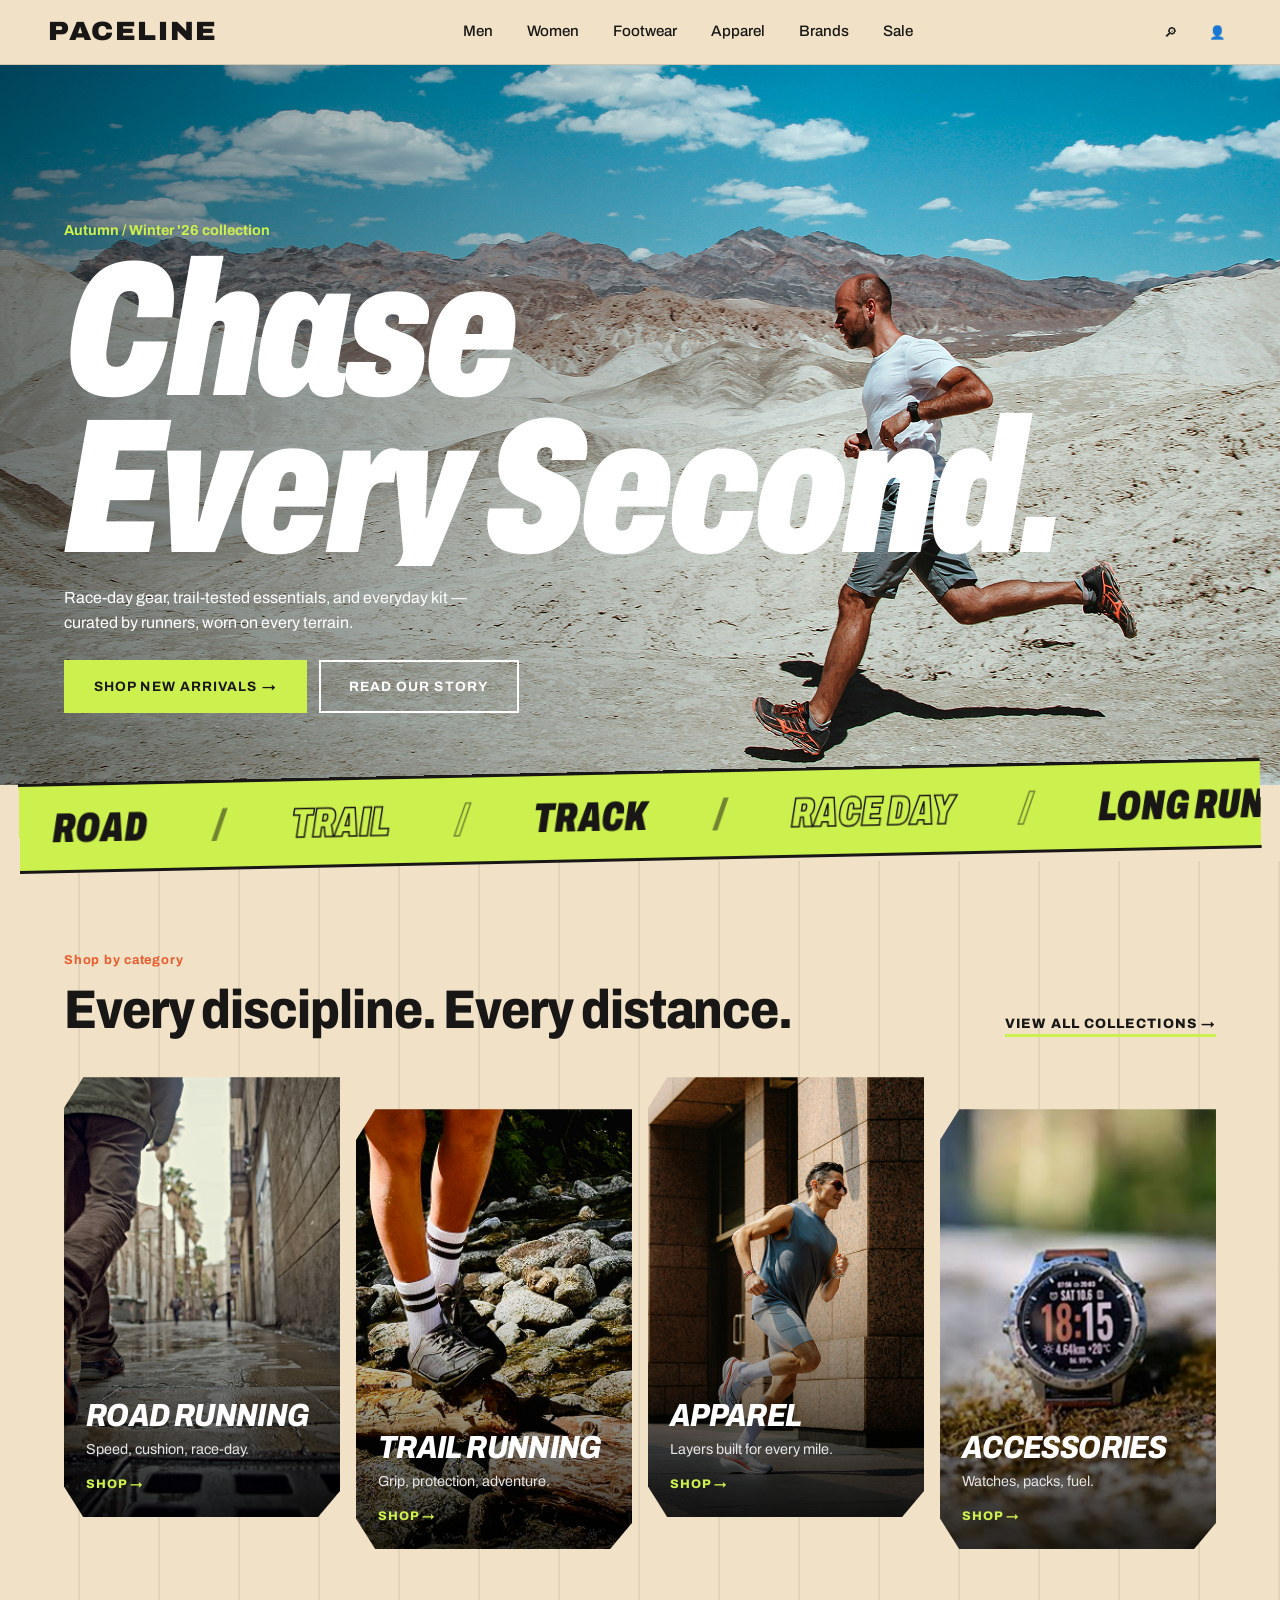
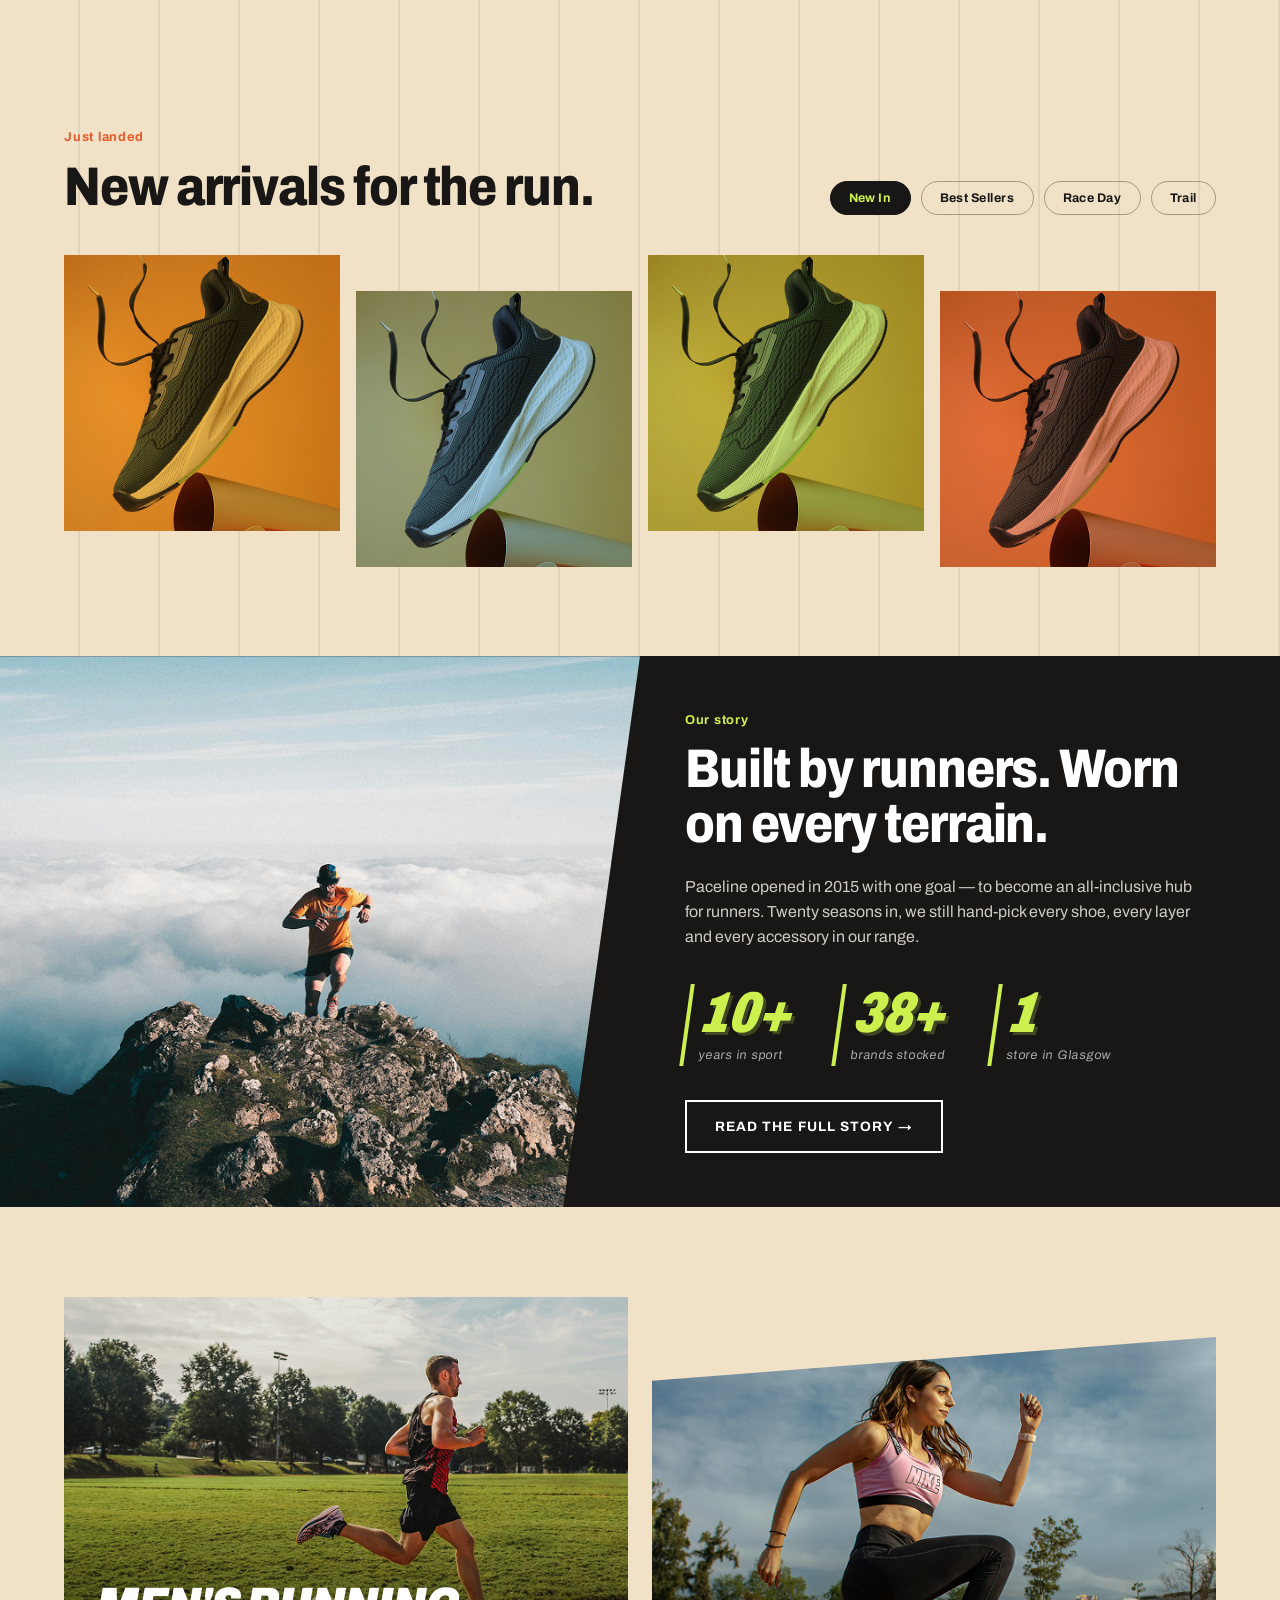
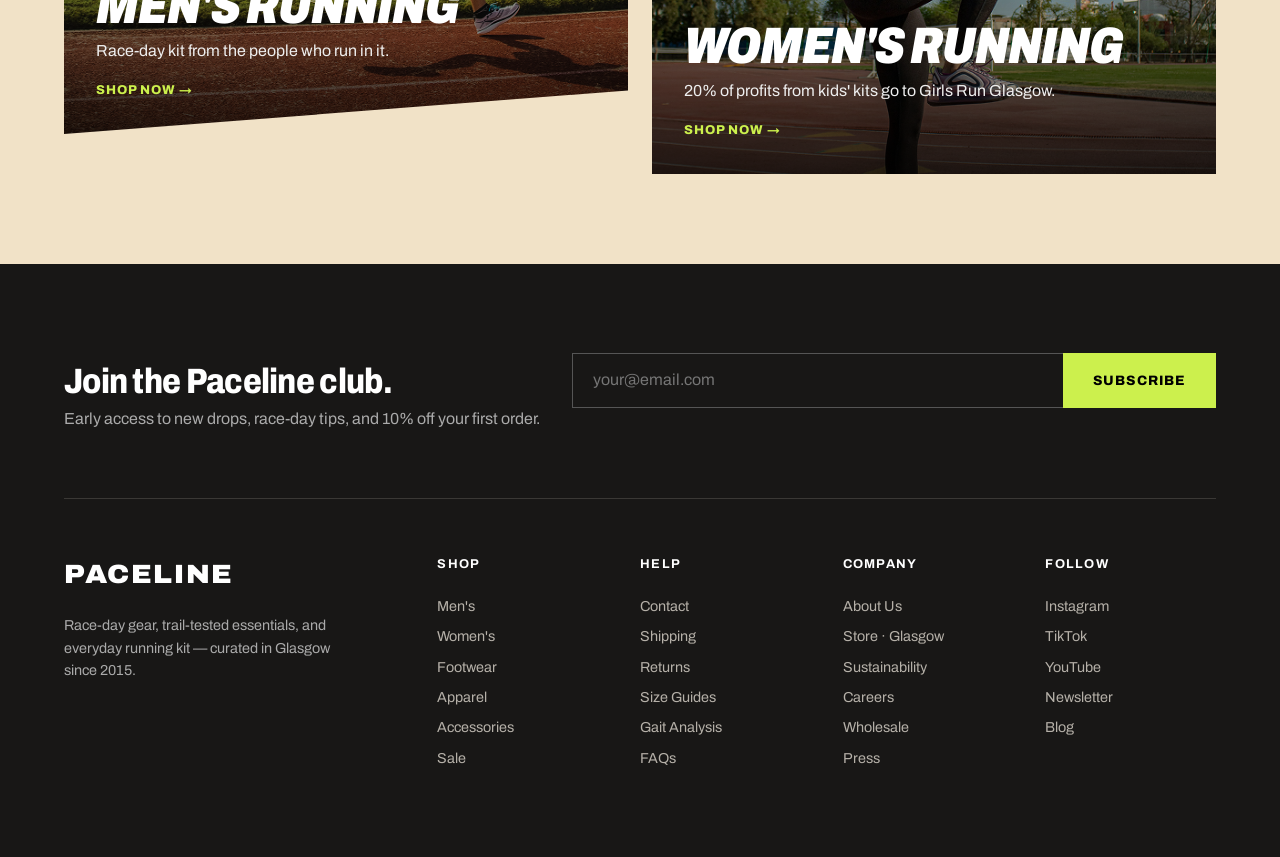
<file: index.html>
<!DOCTYPE html>
<html lang="en">
<head>
  <meta charset="UTF-8">
  <meta name="viewport" content="width=device-width, initial-scale=1.0">
  <title>Paceline- Your Only SportsFits</title>
  <link rel="preconnect" href="https://fonts.googleapis.com">
  <link rel="preconnect" href="https://fonts.gstatic.com" crossorigin>
  <link href="https://fonts.googleapis.com/css2?family=Archivo:ital,wdth,wght@0,62..125,100..900;1,62..125,100..900&display=swap" rel="stylesheet">
  <link rel="stylesheet" href="style.css">
  
</head>
<body>
   <!-- Header -->
   <header id = "hdr">
    <nav class="main">
     <div class="navbar">
      <a href="about.html" class="logo">PACELINE</a>
      <div class="links" id="links">
          <a href="index.html#mens-running">Men</a>
          <a href="index.html#womens-running">Women</a>
          <a href="index.html#arrivals">Footwear</a>
          <a href="index.html#apparel">Apparel</a>
          <a href="about.html#story">Brands</a>
          <a href="index.html#arrivals">Sale</a>
        </div>
        <button type="button" id="burger" aria-label="Open menu" aria-expanded="false" aria-controls="links">MENU</button>
        <div class="icon">
          <button type="button">🔎︎</button>
          <button type="button">👤</button>
        </div>
     </div>
    </nav>
   </header>
   <main>
    <!-- Home section -->
    <section class="home" >
        <div class="home-content">
          <p class="tag">Autumn / Winter '26 collection</p>
          <h1>
            <span><i>Chase</i></span><span><i>Every Second.</i></span>
          </h1>
          <p>
            Race-day gear, trail-tested essentials, and everyday kit — curated
            by runners, worn on every terrain.
          </p>
          <div class="action-row">
            <a class="btn lime" href="#arrivals">Shop new arrivals →</a>
            <a class="btn ghost" href="about.html">Read our story</a>
          </div>
        </div>
      </section>
      <!-- strap animation  -->
      <div class="strap" >
        <div class="strap-track">
          <span>Road</span>
          <span class="outline-text">Trail</span>
          <span>Track</span>
          <span class="outline-text">Race day</span>
          <span>Long run</span>
          <span class="outline-text">Recovery</span>
          <span>Road</span>
          <span class="outline-text">Trail</span>
          <span>Track</span>
          <span class="outline-text">Race day</span>
          <span>Long run</span>
          <span class="outline-text">Recovery</span>
          <span>Road</span>
          <span class="outline-text">Trail</span>
          <span>Track</span>
          <span class="outline-text">Race day</span>
          <span>Long run</span>
          <span class="outline-text">Recovery</span>
          <span>Road</span>
          <span class="outline-text">Trail</span>
          <span>Track</span>
          <span class="outline-text">Race day</span>
          <span>Long run</span>
          <span class="outline-text">Recovery</span>
        </div>
      </div>
      <!-- Category showcase -->
      <section class="album">
        <div class="albumcontent">
          <div class="albumheading">
            <div>
              <p class="label">Shop by category</p>
              <h2>Every discipline. Every distance.</h2>
            </div>
            <a class="view-more" href="#">View all collections →</a>
          </div>
          <div class="category-cards">
            <a class="albumcard" href="#arrivals"
              ><img src="src/Home/category_section/image1.png" alt="Runner on a wet city street" />
              <div>
                <h3>Road Running</h3>
                <p>Speed, cushion, race-day.</p>
                <span>SHOP →</span>
              </div></a>
            <a class="albumcard" href="#arrivals"
              ><img src="src/Home/category_section/image2.png" alt="Trail shoes on rocks" />
              <div>
                <h3>Trail Running</h3>
                <p>Grip, protection, adventure.</p>
                <span>SHOP →</span>
              </div></a>
            <a class="albumcard" id="apparel" href="#arrivals"
              ><img src="src/Home/category_section/image3.png" alt="Runner in a vest top" />
              <div>
                <h3>Apparel</h3>
                <p>Layers built for every mile.</p>
                <span>SHOP →</span>
              </div></a>
            <a class="albumcard" href="#arrivals"
              ><img src="src/Home/category_section/image4.png" alt="GPS running watch" />
              <div>
                <h3>Accessories</h3>
                <p>Watches, packs, fuel.</p>
                <span>SHOP →</span>
              </div></a>
          </div>
        </div>
      </section>
      <!-- New arrivals section-->
      <section class="product-arrivals" id="arrivals">
        <div class="arrivals-content">
          <div class="albumheading">
            <div>
              <p class="label">Just landed</p>
              <h2>New arrivals for the run.</h2>
            </div>
            <div class="arrival-filters" role="group" aria-label="Filter arrivals" aria-controls="product-grid">
              <button type="button" class="arrival-filter" data-filter="new-in" aria-pressed="true">New In</button>
              <button type="button" class="arrival-filter" data-filter="best-sellers" aria-pressed="false">Best Sellers</button>
              <button type="button" class="arrival-filter" data-filter="race-day" aria-pressed="false">Race Day</button>
              <button type="button" class="arrival-filter" data-filter="trail" aria-pressed="false">Trail</button>
            </div>
          </div>
          <div class="product-grid" id="product-grid">
            <article class="product-card" data-categories="new-in best-sellers" data-tone="gold">
              <img src="src/Home/arrivals_section/image.png" alt="Running shoe" />
            </article>
            <article class="product-card" data-categories="new-in trail" data-tone="blue">
              <img src="src/Home/arrivals_section/image.png" alt="Running shoe" />
            </article>
            <article class="product-card" data-categories="new-in race-day" data-tone="lime">
              <img src="src/Home/arrivals_section/image.png" alt="Running shoe" />
            </article>
            <article class="product-card" data-categories="new-in best-sellers trail" data-tone="coral">
              <img src="src/Home/arrivals_section/image.png" alt="Running shoe" />
            </article>
          </div>
        </div>
      </section>
      <!-- Brand story block-->
      <section class="story-section">
        <img src="src/Home/story_section/image.png" alt="Trail runner above the clouds" />
        <div>
          <p class="label">Our story</p>
          <h2>Built by runners. Worn on every terrain.</h2>
          <p>
            Paceline opened in 2015 with one goal — to become an all-inclusive
            hub for runners. Twenty seasons in, we still hand-pick every shoe,
            every layer and every accessory in our range. 
          </p>
          <div class="stats">
            <div>
              <b data-n="10" data-s="+">0</b><small>years in sport</small>
            </div>
            <div>
              <b data-n="40" data-s="+">0</b><small>brands stocked</small>
            </div>
            <div><b data-n="1">0</b><small>store in Glasgow</small></div>
          </div>
          <a class="btn ghost" href="about.html">Read the full story →</a>
        </div>
      </section>
      <!-- Collection links -->
      <section class="collection-section">
        <div class="collection-layout">
          <a class="collection-card" id="mens-running" href="#arrivals"
            ><img src="src/Home/explore_section/image_male.png" alt="Man sprinting on a track" />
            <div>
              <h3>Men's Running</h3>
              <p>Race-day kit from the people who run in it.</p>
              <span>SHOP NOW →</span>
            </div></a>
          <a class="collection-card" id="womens-running" href="#arrivals"
            ><img src="src/Home/explore_section/image_female.png" alt="Woman sprinting on a track" />
            <div>
              <h3>Women's Running</h3>
              <p>20% of profits from kids' kits go to Girls Run Glasgow.</p>
              <span>SHOP NOW →</span>
            </div></a>
        </div>
      </section>
   </main>
   <footer id="footer">
      <div class="footer-content">
        <div class="newsletter">
          <div>
            <h2>Join the Paceline club.</h2>
            <p>
              Early access to new drops, race-day tips, and 10% off your first
              order.
            </p>
          </div>
          <div>
            <form id="newsletter-form">
              <input
                type="email"
                required
                placeholder="your@email.com"
                aria-label="Email address"
              /><button type="submit">SUBSCRIBE</button>
            </form>
            <div id="newsletter-message" role="status"></div>
          </div>
        </div>
        <div class="footer-grid">
          <div>
            <div class="logo">PACELINE</div>
            <p>
              Race-day gear, trail-tested essentials, and everyday running kit —
              curated in Glasgow since 2015.
            </p>
          </div>
          <div>
            <h4>Shop</h4>
            <a href="#">Men's</a>
            <a href="#">Women's</a>
            <a href="#">Footwear</a>
            <a href="#">Apparel</a>
            <a href="#">Accessories</a>
            <a href="#">Sale</a>
          </div>
          <div>
            <h4>Help</h4>
            <a href="#">Contact</a>
            <a href="#">Shipping</a>
            <a href="#">Returns</a>
            <a href="#">Size Guides</a>
            <a href="#">Gait Analysis</a>
            <a href="#">FAQs</a>
          </div>
          <div>
            <h4>Company</h4>
            <a href="about.html">About Us</a>
            <a href="#">Store · Glasgow</a>
            <a href="#">Sustainability</a>
            <a href="#">Careers</a>
            <a href="#">Wholesale</a>
            <a href="#">Press</a>
          </div>
          <div>
            <h4>Follow</h4>
            <a href="#">Instagram</a>
            <a href="#">TikTok</a>
            <a href="#">YouTube</a>
            <a href="#">Newsletter</a>
            <a href="#">Blog</a>
          </div>
        </div>
      </div>
    </footer>
    <script src="script.js" defer></script>
</body>
</html>
</file>
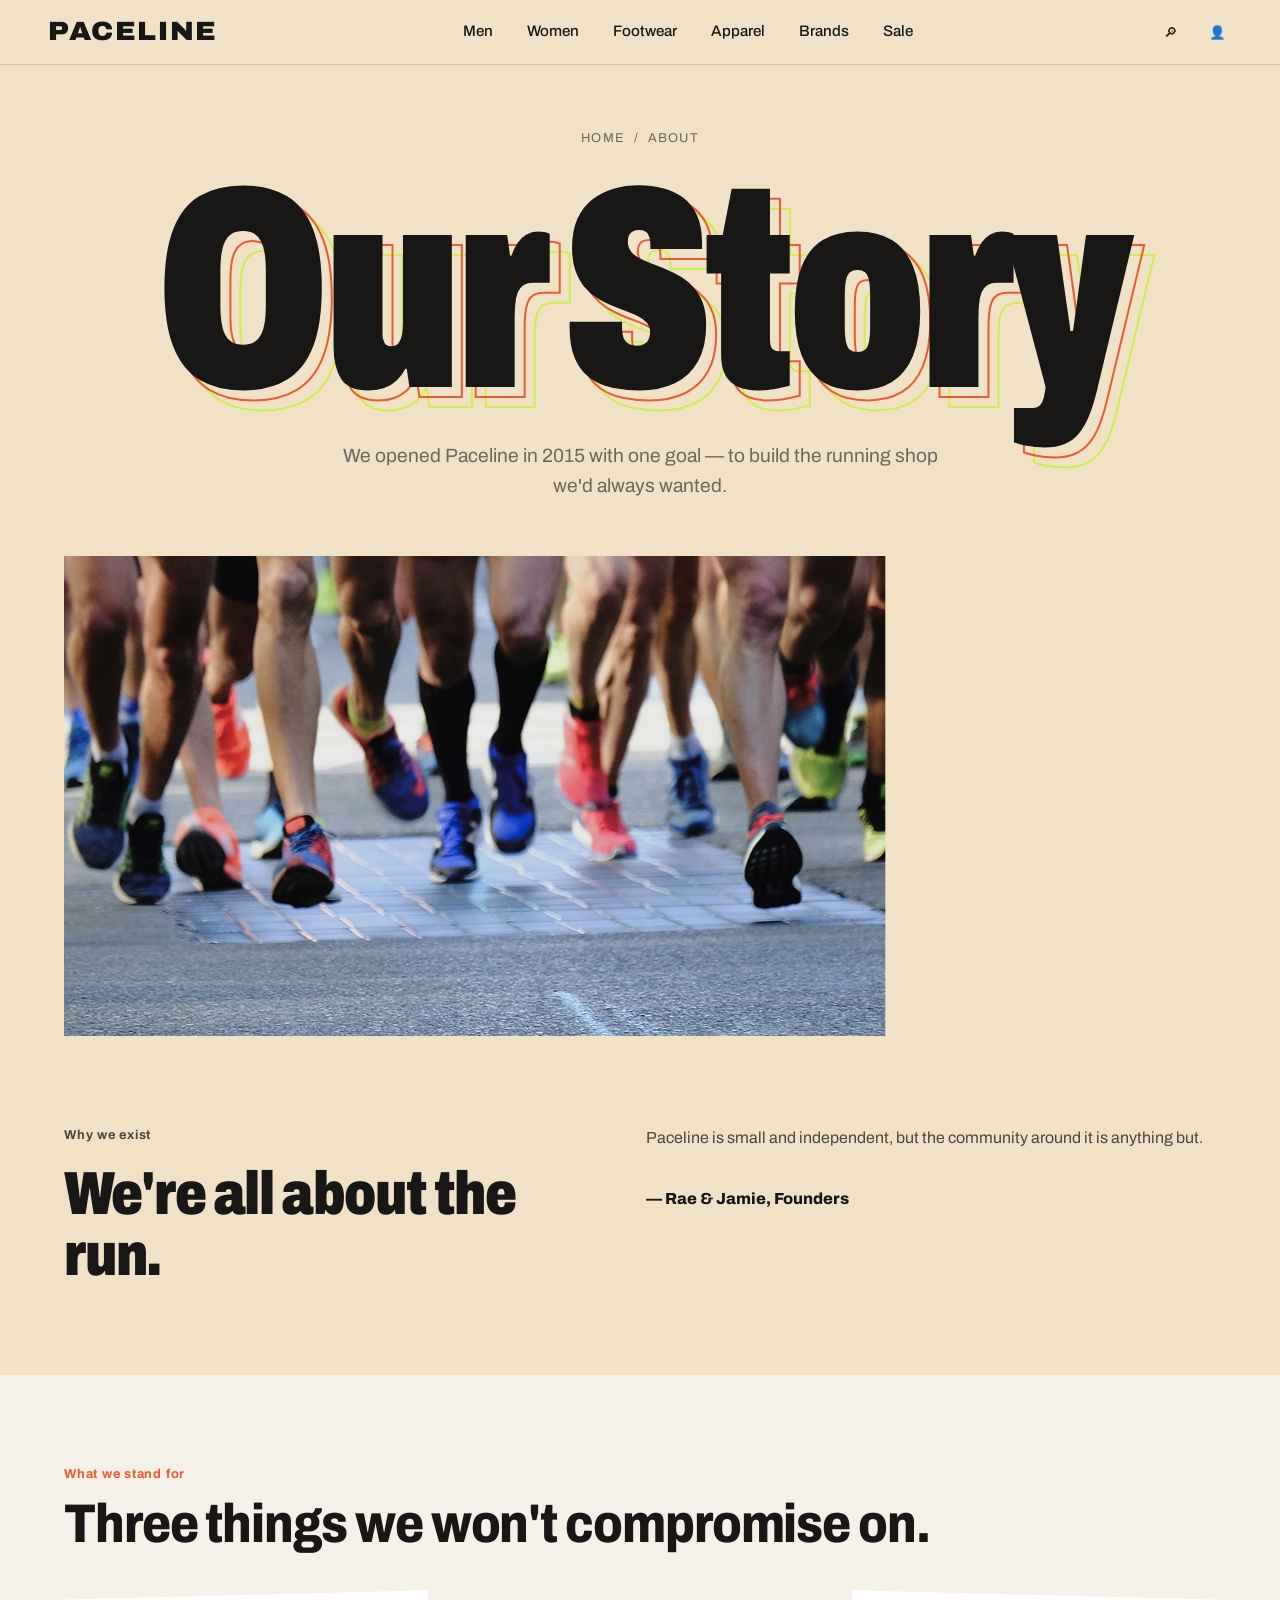
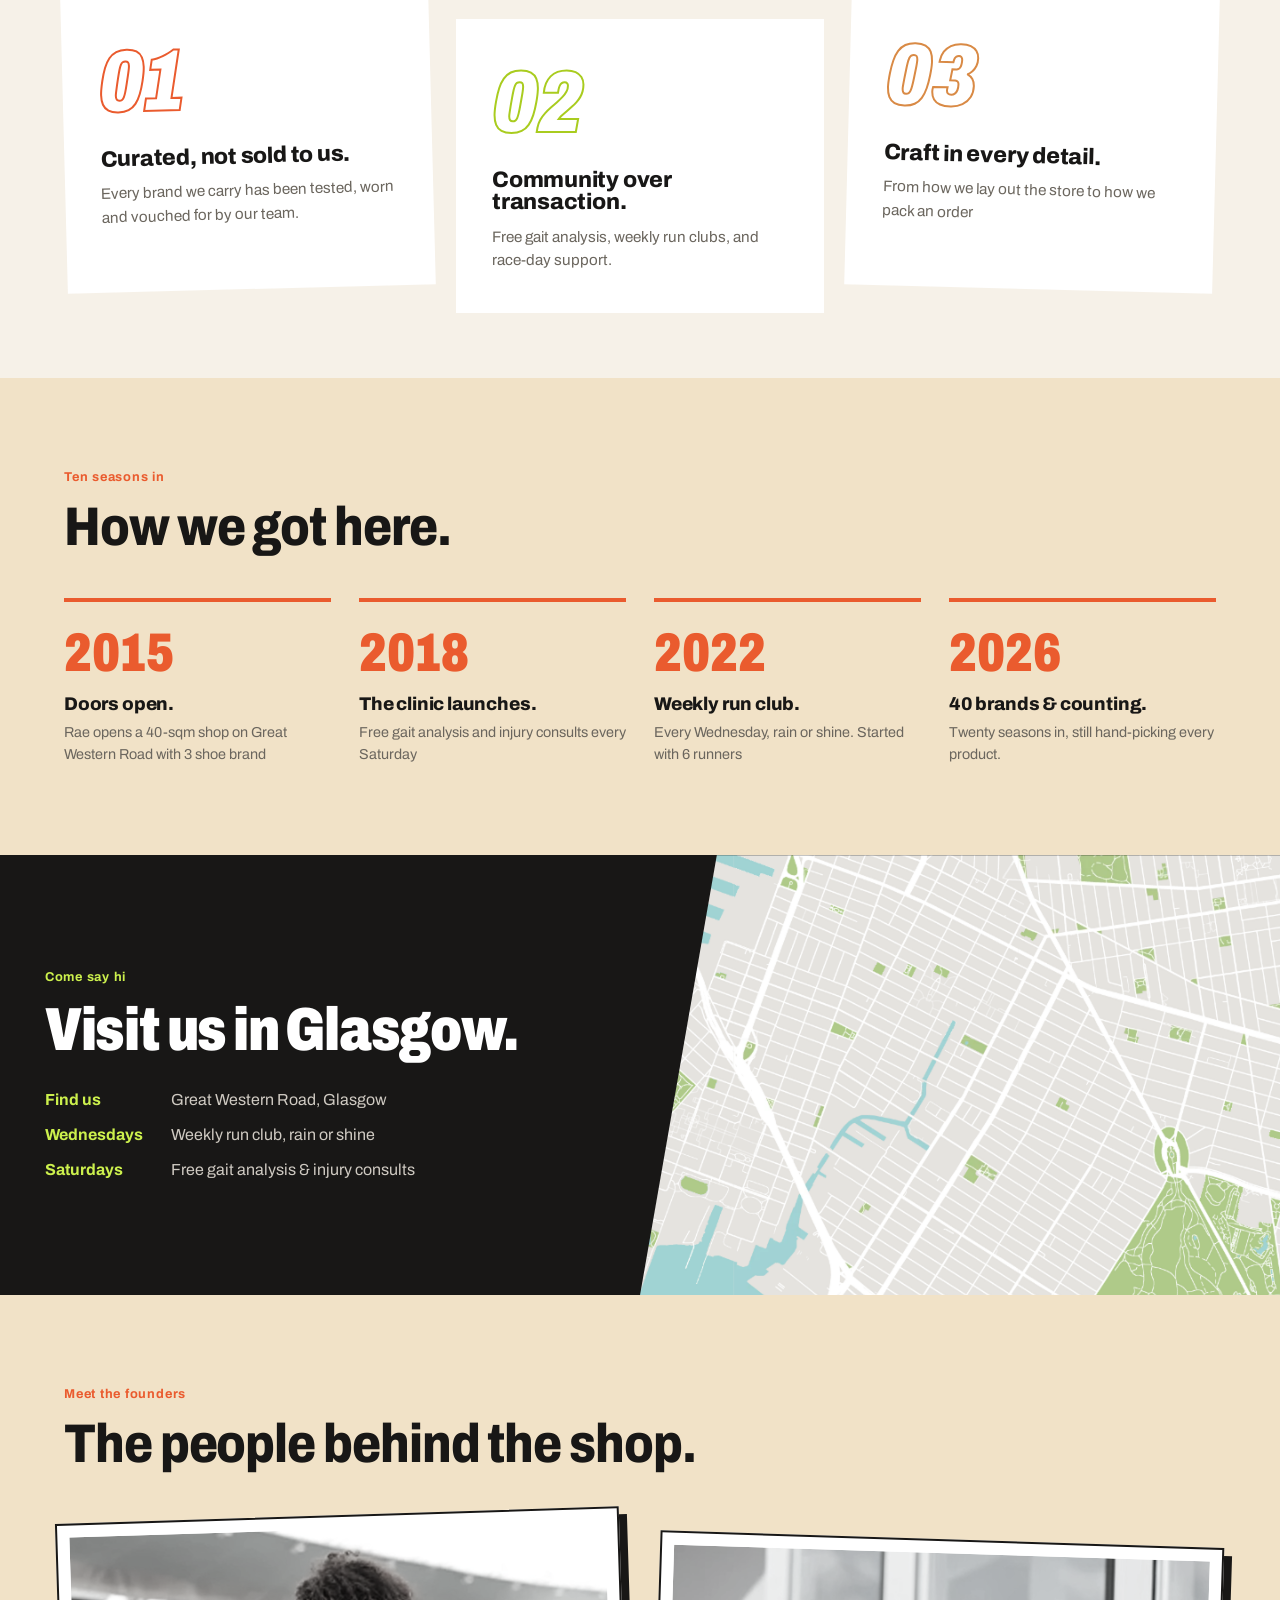
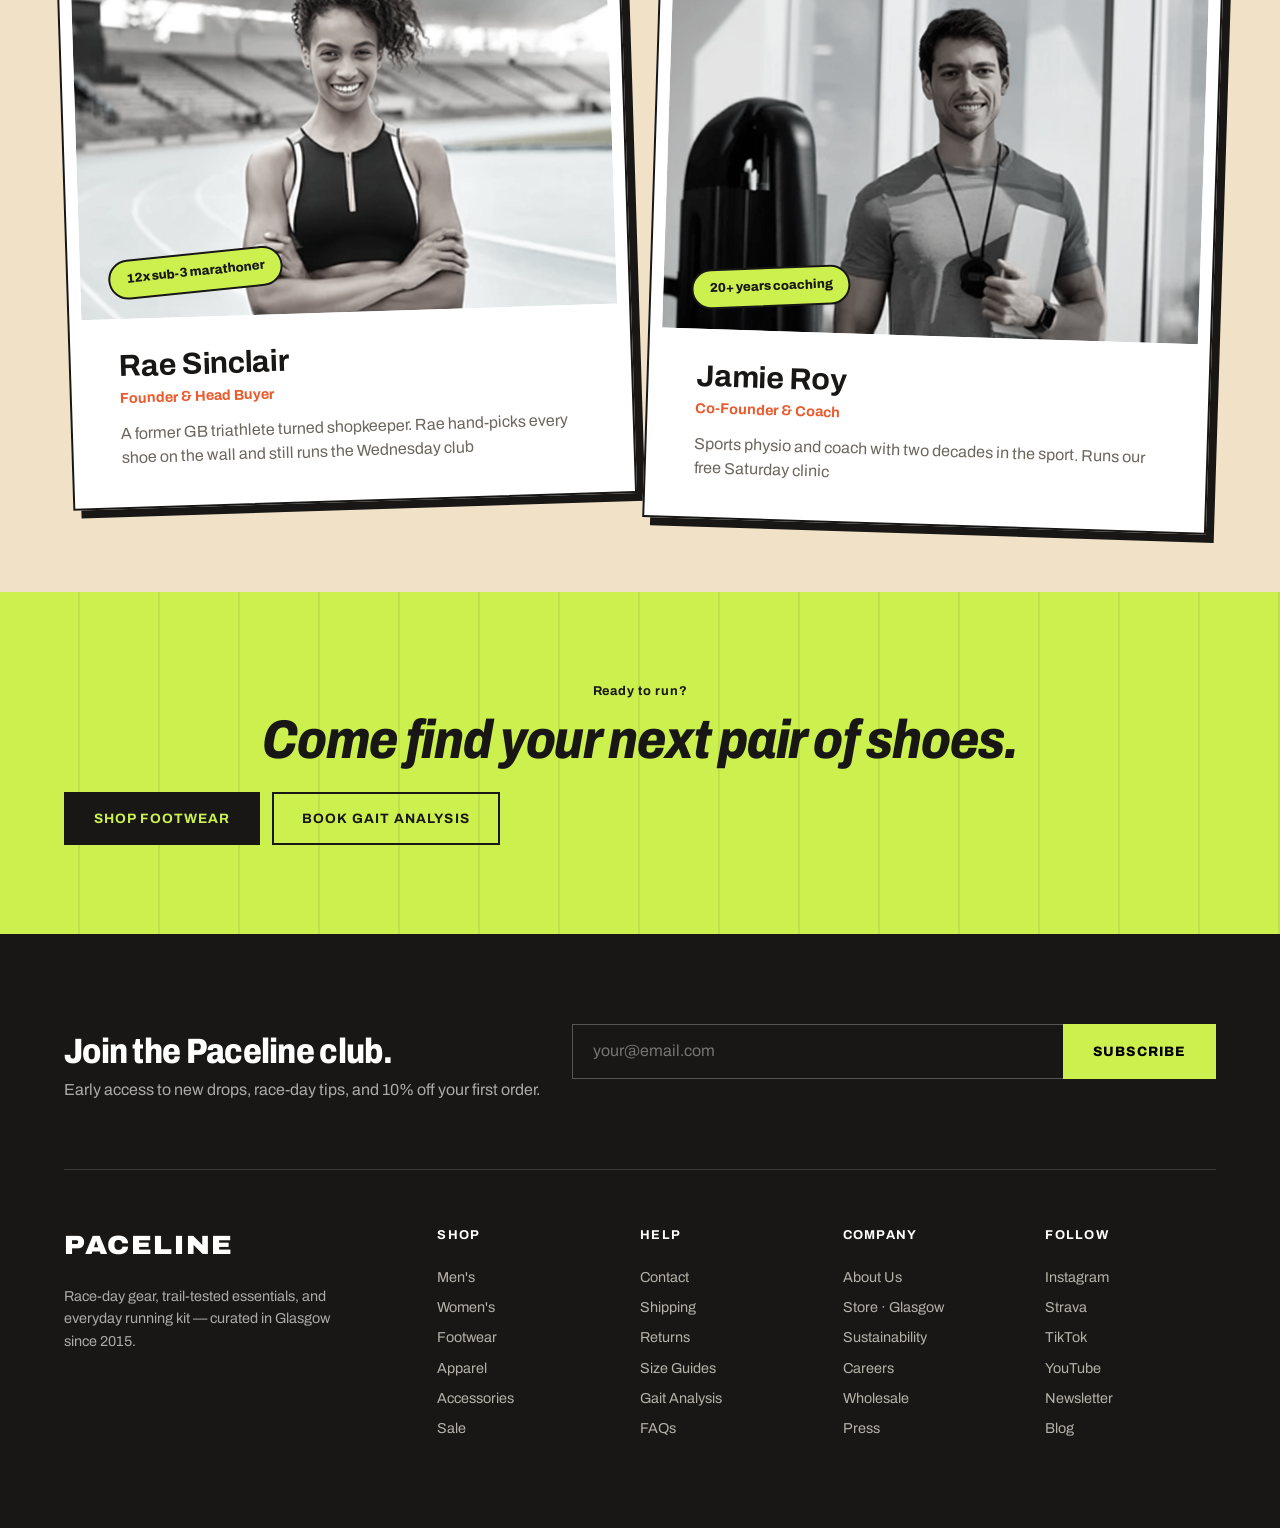
<file: about.html>
<!DOCTYPE html>
<html lang="en">
<head>
    <meta charset="UTF-8">
    <meta name="viewport" content="width=device-width, initial-scale=1.0">
    <title>Our Story — Paceline</title>
    <link rel="preconnect" href="https://fonts.googleapis.com" />
    <link rel="preconnect" href="https://fonts.gstatic.com" crossorigin />
    <link href="https://fonts.googleapis.com/css2?family=Archivo:ital,wdth,wght@0,62..125,100..900;1,62..125,100..900&display=swap" rel="stylesheet"/>
    <link rel="stylesheet" href="style.css">
</head>
<body class="about-page">
    <header id = "hdr">
    <nav class="main">
     <div class="navbar">
      <a href="about.html" class="logo">PACELINE</a>
      <div class="links" id="links">
          <a href="index.html#mens-running">Men</a>
          <a href="index.html#womens-running">Women</a>
          <a href="index.html#arrivals">Footwear</a>
          <a href="index.html#apparel">Apparel</a>
          <a href="about.html#story">Brands</a>
          <a href="index.html#arrivals">Sale</a>
        </div>
        <button type="button" id="burger" aria-label="Open menu" aria-expanded="false" aria-controls="links">MENU</button>
        <div class="icon">
          <button type="button">🔎︎</button>
          <button type="button">👤</button>
        </div>
     </div>
    </nav>
   </header>
   <main>
    <!-- Intro block -->
    <div class="about-intro" id="story">
        <p class="breadcrumb">
          <a href="index.html">HOME</a> &nbsp;/&nbsp; ABOUT
        </p>
        <h1 class="page-title" data-t="Our Story">Our Story</h1>
        <p class="intro-text">
          We opened Paceline in 2015 with one goal — to build the running shop
          we'd always wanted. 
        </p>
      </div>
      <div class="story-image-container">
        <div class="story-image" id="story-image">
          <img
            src="src/About/main_story_section/image_joggers.png"
            alt="A pack of runners' legs mid-stride in a city race"/>
        </div>
      </div>
      <!-- Mission section -->
      <section class="mission-section">
        <div class="mission-layout">
          <div>
            <p class="label">Why we exist</p>
            <h2>We're all about the run.</h2>
          </div>
          <div>
            <p>
              Paceline is small and independent, but the community around it is
              anything but. 
            </p>
            <p class="sig">— Rae &amp; Jamie, Founders</p>
          </div>
        </div>
      </section>
      <!-- Values section -->
      <section class="values-section">
        <div class="values-content">
          <p class="label">What we stand for</p>
          <h2>Three things we won't compromise on.</h2>
          <div class="value-cards">
            <div>
              <b>01</b>
              <h3>Curated, not sold to us.</h3>
              <p>
                Every brand we carry has been tested, worn and vouched for by
                our team. 
              </p>
            </div>
            <div>
              <b>02</b>
              <h3>Community over transaction.</h3>
              <p>
                Free gait analysis, weekly run clubs, and race-day support. 
              </p>
            </div>
            <div>
              <b>03</b>
              <h3>Craft in every detail.</h3>
              <p>
                From how we lay out the store to how we pack an order
              </p>
            </div>
          </div>
        </div>
      </section>
      <!-- Timeline-->
      <section class="timeline-section">
        <div class="timeline-content">
          <p class="label">Ten seasons in</p>
          <h2>How we got here.</h2>
          <ol class="story-timeline">
            <li>
              <b>2015</b>
              <h3>Doors open.</h3>
              <p>
                Rae opens a 40-sqm shop on Great Western Road with 3 shoe brand
              </p>
            </li>
            <li>
              <b>2018</b>
              <h3>The clinic launches.</h3>
              <p>
                Free gait analysis and injury consults every Saturday
              </p>
            </li>
            <li>
              <b>2022</b>
              <h3>Weekly run club.</h3>
              <p>
                Every Wednesday, rain or shine. Started with 6 runners
              </p>
            </li>
            <li>
              <b>2026</b>
              <h3>40 brands &amp; counting.</h3>
              <p>
                Twenty seasons in, still hand-picking every product.
              </p>
            </li>
          </ol>
        </div>
      </section>
      <!-- Store details -->
      <section class="store-section">
        <div>
          <p class="label">Come say hi</p>
          <h2>Visit us in Glasgow.</h2>
          <dl>
            <dt>Find us</dt>
            <dd>Great Western Road, Glasgow</dd>
            <dt>Wednesdays</dt>
            <dd>Weekly run club, rain or shine</dd>
            <dt>Saturdays</dt>
            <dd>Free gait analysis &amp; injury consults</dd>
          </dl>
        </div>
        <div class="store-map">
          <img
            src="src/About/visit_us_section/map.png"
            alt="Map showing the Paceline store location"
          /><i></i>
        </div>
      </section>
      <!-- Founder profile area-->
      <section class="founder-section">
        <div class="founder-content">
          <p class="label">Meet the founders</p>
          <h2>The people behind the shop.</h2>
          <div class="founder-cards">
            <article class="founder-card">
              <div class="image-wrap">
                <img
                  src="src/About/founders_section/image1.png"
                  alt="Rae Sinclair, smiling, arms crossed on a running track"
                /><span class="founder-sticker">12x sub-3 marathoner</span>
              </div>
              <div class="founder-details">
                <h3>Rae Sinclair</h3>
                <p class="founder-role">Founder &amp; Head Buyer</p>
                <p>
                  A former GB triathlete turned shopkeeper. Rae hand-picks every
                  shoe on the wall and still runs the Wednesday club
                </p>
              </div>
            </article>
            <article class="founder-card">
              <div class="image-wrap">
                <img
                  src="src/About/founders_section/image2.png"
                  alt="Jamie Roy, smiling, holding a tablet"
                /><span class="founder-sticker">20+ years coaching</span>
              </div>
              <div class="founder-details">
                <h3>Jamie Roy</h3>
                <p class="founder-role">Co-Founder &amp; Coach</p>
                <p>
                  Sports physio and coach with two decades in the sport. Runs
                  our free Saturday clinic
                </p>
              </div>
            </article>
          </div>
        </div>
      </section>
      <!-- Final CTA -->
      <section class="final-cta">
        <div class="cta-content">
          <p class="label">Ready to run?</p>
          <h2>Come find your next pair of shoes.</h2>
          <div class="action-row">
            <a class="btn black" href="index.html#arrivals">Shop footwear</a><a class="btn" href="#">Book gait analysis</a>
          </div>
        </div>
      </section>
    </main>
    <footer id="footer">
      <div class="footer-content">
        <div class="newsletter">
          <div>
            <h2>Join the Paceline club.</h2>
            <p>
              Early access to new drops, race-day tips, and 10% off your first
              order.
            </p>
          </div>
          <div>
            <form id="newsletter-form">
              <input
                type="email"
                required
                placeholder="your@email.com"
                aria-label="Email address"
              /><button type="submit">SUBSCRIBE</button>
            </form>
            <div id="newsletter-message" role="status"></div>
          </div>
        </div>
        <div class="footer-grid">
          <div>
            <div class="logo">PACELINE</div>
            <p>
              Race-day gear, trail-tested essentials, and everyday running kit —
              curated in Glasgow since 2015.
            </p>
          </div>
          <div>
            <h4>Shop</h4>
            <a href="#">Men's</a><a href="#">Women's</a><a href="#">Footwear</a><a href="#">Apparel</a><a href="#">Accessories</a><a href="#">Sale</a>
          </div>
          <div>
            <h4>Help</h4>
            <a href="#">Contact</a><a href="#">Shipping</a><a href="#">Returns</a><a href="#">Size Guides</a><a href="#">Gait Analysis</a><a href="#">FAQs</a>
          </div>
          <div>
            <h4>Company</h4>
            <a href="about.html">About Us</a><a href="#">Store · Glasgow</a><a href="#">Sustainability</a><a href="#">Careers</a><a href="#">Wholesale</a><a href="#">Press</a>
          </div>
          <div>
            <h4>Follow</h4>
            <a href="#">Instagram</a><a href="#">Strava</a><a href="#">TikTok</a><a href="#">YouTube</a><a href="#">Newsletter</a><a href="#">Blog</a>
          </div>
        </div>
    </footer>
    <script src="script.js" defer></script>
   </main>
</body>
</html>
</file>
<file: style.css>
/* Global design tokens and base styling for the whole storefront */
:root {
  --cream: #f1e2c7;
  --white: #f6f1e8;
  --black: #181716;
  --lime: #ccf04d;
  --orange: #ea5b2e;
  --lightorange: #d98a45;
  --grey: #6b665e;
  --paper: #f6f1e8;
  --lane: repeating-linear-gradient(
    90deg,
    transparent 0 78px,
    rgba(24, 23, 22, 0.07) 78px 80px
  );
  --word: 1312px;
  --page-gutter: clamp(20px, 5%, 72px);
  --section-space: clamp(56px, 7%, 96px);
  --fonts: "Archivo", system-ui, -apple-system, "Segoe UI", Arial, sans-serif;
}
* {
  box-sizing: border-box;
  margin: 0;
}

/* Smooth page scrolling and base typography */
html {
  scroll-behavior: smooth;
}
body {
  font-family: var(--fonts);
  background: var(--cream);
  color: var(--black);
  line-height: 1.55;
  -webkit-font-smoothing: antialiased;
  overflow-x: clip;
}
img {
  display: block;
  max-width: 100%;
}
a {
  color: inherit;
  text-decoration: none;
}
:focus-visible {
  outline: 3px solid var(--orange);
  outline-offset: 3px;
}

h1,
h2,
h3 {
  font-weight: 800;
  line-height: 1;
  letter-spacing: -0.02em;
}
h2 {
  font-size: 3.4em;
  font-stretch: 85%;
}
.label {
  font-size: 0.8em;
  font-weight: 700;
  letter-spacing: 0.06em;
  color: var(--orange);
  margin-bottom: 12px;
}
.btn {
  display: inline-flex;
  align-items: center;
  gap: 10px;
  padding: 17px 28px;
  font: 700 0.85em var(--fonts);
  letter-spacing: 0.08em;
  text-transform: uppercase;
  border: 2px solid var(--black);
  background: none;
  color: var(--black);
  cursor: pointer;
  transition:
    transform 0.2s,
    background 0.2s,
    color 0.2s;
}
.btn:hover {
  transform: translateY(-3px) skewX(-6deg);
}
.btn.lime {
  background: var(--lime);
  border-color: var(--lime);
}
.btn.black {
  background: var(--black);
  color: var(--lime);
}
.btn.ghost {
  color: #fff;
  border-color: #fff;
}

/* Navigation header layout and sticky site branding */
.main{
  position: sticky;
  top: 0;
  z-index: 80;
  background: var(--cream);
  border-bottom: 1px solid rgba(24, 23, 22, 0.14);
}
.navbar{
  position: relative;
  display: flex;
  align-items: center;
  justify-content: space-between;
  gap: 16px;
  height: 64px;
  padding: 0 clamp(16px, 4%, 48px);
}
.logo{
  font-weight: 900;
  font-size: 1.65em;
  letter-spacing: 0.06em;
  font-stretch: 110%;
  white-space: nowrap;
}
.links{
  display: flex;
  align-items: center;
  gap: 34px;
  font-size: 0.95em;
  font-weight: 500;
}
.links a {
  position: relative;
  padding: 4px 0;
}
.links a::after {
  content: "";
  position: absolute;
  left: 0;
  right: 100%;
  bottom: 0;
  height: 3px;
  background: var(--lime);
  transition: right 0.25s;
} 
.links a:hover::after,
.links a.on::after {
  right: 0;
}
.links a.on {
  font-weight: 800;
}
#burger {
  display: none;
  padding: 8px 10px;
  border: 1px solid var(--black);
  background: transparent;
  color: var(--black);
  font: 700 0.72em var(--fonts);
  letter-spacing: 0.08em;
  cursor: pointer;
}
.icon{
  display: flex;
  gap: 20px;
  align-items: center;
}
.icon button {
  background: none;
  border: 0;
  cursor: pointer;
  color: inherit;
  position: relative;
  display: grid;
  place-items: center;
}
/* Hero banner,  headline */
.home {
  position: relative;
  min-height: 720px;
  background: #000 center/cover url(src/Home/hero_section/image1.png);
  color: #fff;
  display: flex;
  align-items: flex-end;
  overflow: hidden;
}
.home::before {
  content: "";
  position: absolute;
  inset: 0;
  background: linear-gradient(90deg, rgba(0, 0, 0, 0.45), transparent 65%);
}
.home .home-content {
  position: relative;
  padding: 0 var(--page-gutter) clamp(32px, 7%, 72px);
  width: 100%;
}
.home .tag {
  color: var(--lime);
  font-weight: 700;
  font-size: 0.9em;
  margin-bottom: 10px;
}
.home h1 {
  font-size: 12em;
  font-weight: 900;
  font-style: italic;
  font-stretch: 70%;
  line-height: 0.82;
  letter-spacing: -0.025em;
}
.home h1 span {
  display: block;
  overflow: hidden;
  padding-right: 0.1em;
}
.home h1 span i {
  display: block;
  font-style: inherit;
  transform: translateX(-105%);
  animation: go 0.9s cubic-bezier(0.2, 0.8, 0.2, 1) forwards;
}
.home h1 span:nth-child(2) i {
  animation-delay: 0.18s;
}
@keyframes go {
  to {
    transform: translateX(0);
  }
}
.home .home-content  p:not(.tag) {
  max-width: 26em;
  margin-top: 20px;
}
.action-row {
  display: flex;
  flex-wrap: wrap;
  gap: 12px;
  margin-top: 24px;
}

/*  strip motion  */
.strap {
  background: var(--lime);
  border-block: 3px solid var(--black);
  overflow: hidden;
  transform: rotate(-1.2deg) scaleX(0.97);
  margin: -14px 0 0;
  position: relative;
  z-index: 3;
}
.strap-track {
  display: flex;
  width: max-content;
  animation: tick 30s linear infinite;
}

.strap-track span {
  font-size: 2.6em;
  font-weight: 900;
  font-style: italic;
  font-stretch: 70%;
  text-transform: uppercase;
  padding: 10px 34px;
  white-space: nowrap;
}
.strap-track span.outline-text {
  color: transparent;
  -webkit-text-stroke: 1.5px var(--black);
}
.strap-track span::after {
  content: "/";
  margin-left: 68px;
  opacity: 0.5;
}
@keyframes tick {
  to {
    transform: translateX(-50%);
  }
}

/* Shared spacing for about-page feature sections */
section:is(.mission-section, .values-section, .timeline-section, .founder-section) {
  padding: 96px 0;
}

/* category and arrivals blocks */
.albumheading {
  display: flex;
  justify-content: space-between;
  align-items: flex-end;
  gap: 24px;
  margin-bottom: 40px;
  flex-wrap: wrap;
}
.view-more {
  font-weight: 800;
  font-size: 0.85em;
  letter-spacing: 0.08em;
  text-transform: uppercase;
  border-bottom: 3px solid var(--lime);
}

.category-cards {
  display: flex;
  align-items: stretch;
  gap: 16px;
  height: 440px;
  margin-bottom: 32px;
}
.albumcard {
  position: relative;
  flex: 1;
  overflow: hidden;
  color: #fff;
  clip-path: polygon(0 7%, 7% 0, 100% 0, 100% 94%, 92% 100%, 7% 100%, 0 93%);
  transition: flex 0.6s cubic-bezier(0.2, 0.8, 0.2, 1);
}
.albumcard:hover,
.albumcard:focus-within {
  flex: 2.1;
}
.albumcard img {
  width: 100%;
  height: 100%;
  object-fit: cover;
  transition: transform 0.8s;
}
.albumcard:hover img {
  transform: scale(1.06);
  filter: grayscale(0) contrast(1.05);
}
.albumcard::after {
  content: "";
  position: absolute;
  inset: 0;
  background: linear-gradient(transparent 40%, rgba(0, 0, 0, 0.82));
}
.albumcard div {
  position: absolute;
  left: 22px;
  bottom: 22px;
  z-index: 2;
  right: 22px;
}
.albumcard h3 {
  font-size: 2em;
  font-stretch: 85%;
  font-style: italic;
  text-transform: uppercase;
}
.albumcard p {
  font-size: 0.9em;
  color: #e6e6e6;
  margin: 6px 0 10px;
}
.albumcard span {
  color: var(--lime);
  font-weight: 800;
  font-size: 0.78em;
  letter-spacing: 0.08em;
}
.albumcard:nth-child(even) {
  margin-top: 32px;
  margin-bottom: -32px;
}

.albumcard::before {
  content: "";
  position: absolute;
  inset: 0;
  z-index: 1;
  background: var(--lime);
  mix-blend-mode: multiply;
  opacity: 0;
  transition: opacity 0.5s;
}
section.album,
section.product-arrivals,
section.collection-section {
  padding: var(--section-space) var(--page-gutter);
}

.albumcontent,
.arrivals-content,
.collection-layout,
.footer-content {
  width: 100%;
  max-width: var(--word);
  margin-inline: auto;
}

.album,
.product-arrivals {
  background-color: var(--cream);
  background-image: var(--lane);
}
.arrival-filters {
  display: flex;
  flex-wrap: wrap;
  justify-content: flex-end;
  gap: 10px;
}
.arrival-filter {
  padding: 9px 18px;
  border: 1.5px solid rgba(24, 23, 22, 0.35);
  border-radius: 999px;
  background: transparent;
  color: var(--black);
  font: 700 0.78em var(--fonts);
  letter-spacing: 0.04em;
  cursor: pointer;
  transition: background-color 0.2s, color 0.2s, border-color 0.2s;
}
.arrival-filter:hover,
.arrival-filter[aria-pressed="true"] {
  background: var(--black);
  color: var(--lime);
  border-color: var(--black);
}
.product-grid {
  display: flex;
  align-items: flex-start;
  flex-wrap: wrap;
  gap: 16px;
}
.product-card {
  flex: 0 0 calc((100% - 48px) / 4);
  min-width: 0;
  overflow: hidden;
  animation: in 0.45s both;
}
.product-card[hidden] {
  display: none;
}
.product-card > img {
  display: block;
  width: 100%;
  aspect-ratio: 1;
  object-fit: cover;
  mix-blend-mode: multiply;
  transition: transform 0.6s;
}
.product-card:hover > img {
  transform: scale(1.05);
}
.product-card[data-tone="gold"] {
  background: #f0b74b;
}
.product-card[data-tone="blue"] {
  background: #9ecbe0;
}
.product-card[data-tone="lime"] {
  background: #c6df70;
}
.product-card[data-tone="coral"] {
  background: #e98b68;
}
.product-card.is-staggered {
  margin-top: 36px;
}
@media (max-width: 900px) {
  .product-card {
    flex-basis: calc((100% - 16px) / 2);
  }
}
@media (max-width: 480px) {
  .product-card {
    flex-basis: 100%;
  }
}

@keyframes in {
  from {
    opacity: 0;
    transform: translateY(14px);
  }
}

/* Brand story block with image, narrative, and animated stats */
.story-section {
  display: grid;
  grid-template-columns: 1fr 1fr;
  background: var(--black);
  color: #fff;
}
.story-section img {
  width: 100%;
  height: 100%;
  object-fit: cover;
  min-height: 520px;
  clip-path: polygon(0 0, 100% 0, 88% 100%, 0 100%);
}
.story-section > div {
  padding: clamp(40px, 7%, 100px);
  align-self: center;
}
.story-section .label {
  color: var(--lime);
}
.story-section h2 {
  margin-bottom: 24px;
}
.story-section p {
  color: #cfcac2;
  max-width: 520px;
}
.stats {
  display: flex;
  gap: 44px;
  margin: 34px 0;
}
.stats b {
  display: block;
  font-size: 3.6em;
  font-weight: 900;
  font-stretch: 75%;
  color: var(--lime);
  line-height: 1;
  font-style: italic;
  text-shadow: 3px 3px 0 rgba(204, 240, 77, 0.22);
}
.stats small {
  font-size: 0.78em;
  color: #aaa;
  letter-spacing: 0.06em;
}

.finish {
  height: 46px;
  display: grid;
  place-items: center;
  background: var(--black);
  color: var(--lime);
  font-size: 1.7em;
  letter-spacing: 0.3em;
  overflow: hidden;
}
.finish::before {
  content: "🏁 🏃 🏁 🏃 🏁";
}
.stats div {
  border-left: 4px solid var(--lime);
  padding-left: 14px;
  transform: skewX(-8deg);
}

/* Featured collection split cards for gender-focused shopping links */
.collection-layout {
  display: grid;
  grid-template-columns: 1fr 1fr;
  gap: 24px;
}
.collection-card {
  position: relative;
  overflow: hidden;
  aspect-ratio: 4/3.1;
  color: #fff;
  display: flex;
  align-items: flex-end;
}
.collection-card img {
  position: absolute;
  inset: 0;
  width: 100%;
  height: 100%;
  object-fit: cover;
  transition: transform 0.8s;
}
.collection-card:hover img {
  transform: scale(1.05);
}
.collection-card::after {
  content: "";
  position: absolute;
  inset: 0;
  background: linear-gradient(transparent 45%, rgba(0, 0, 0, 0.8));
}
.collection-card div {
  position: relative;
  z-index: 2;
  padding: 32px;
}
.collection-card h3 {
  font-size: 3.2em;
  font-stretch: 80%;
  font-weight: 900;
  font-style: italic;
  text-transform: uppercase;
  transition: transform 0.4s;
}
.collection-card p {
  margin: 6px 0 14px;
  color: #eee;
}
.collection-card span {
  color: var(--lime);
  font-weight: 800;
  font-size: 0.8em;
  letter-spacing: 0.08em;
}

.collection-card:nth-child(1) {
  clip-path: polygon(0 0, 100% 0, 100% 90%, 0 100%);
}
.collection-card:nth-child(2) {
  clip-path: polygon(0 10%, 100% 0, 100% 100%, 0 100%);
  margin-top: 40px;
}
#mens-running,
#womens-running,
#apparel,
#arrivals,
#story {
  scroll-margin-top: 80px;
}
.collection-card:hover h3 {
  transform: translateX(12px);
}
.collection-card::before {
  content: "";
  position: absolute;
  left: 0;
  top: 0;
  bottom: 0;
  width: 0;
  background: var(--lime);
  z-index: 3;
  transition: width 0.4s;
}
.collection-card:hover::before {
  width: 10px;
}

/* Footer styling for newsletter signup and category navigation */
footer {
  background: var(--black);
  color: #fff;
  padding: var(--section-space) var(--page-gutter) 28px;
}
.newsletter {
  display: flex;
  justify-content: space-between;
  align-items: center;
  gap: 32px;
  flex-wrap: wrap;
  padding-bottom: 56px;
  border-bottom: 1px solid #3a3835;
}
.newsletter h2 {
  font-size: 2.2em;
}
.newsletter p {
  color: #aaa;
  margin-top: 8px;
}
.newsletter form {
  display: flex;
  width: 100%;
  min-width: 0;
}
.newsletter > div:last-child {
  flex: 1 1 320px;
  min-width: 0;
}
.newsletter input {
  flex: 1;
  min-width: 0;
  background: none;
  border: 1.5px solid #555;
  border-right: 0;
  color: #fff;
  padding: 0 20px;
  font: inherit;
}
.newsletter input:focus-visible {
  outline-offset: -3px;
  outline-color: var(--lime);
}
.newsletter button {
  border: 0;
  background: var(--lime);
  font: 800 0.85em var(--fonts);
  letter-spacing: 0.08em;
  padding: 20px 30px;
  cursor: pointer;
}
#newsletter-message {
  color: var(--lime);
  font-weight: 700;
  margin-top: 10px;
  min-height: 1.5em;
}
.footer-grid {
  display: grid;
  grid-template-columns: 2fr repeat(4, 1fr);
  gap: 32px;
  padding: 56px 0;
}
.footer-grid p {
  color: #aaa;
  font-size: 0.9em;
  max-width: 280px;
  margin-top: 18px;
}
.footer-grid h4 {
  font-size: 0.8em;
  letter-spacing: 0.1em;
  text-transform: uppercase;
  margin-bottom: 16px;
}
.footer-grid a {
  display: block;
  color: #b5b0a8;
  font-size: 0.9em;
  padding: 4px 0;
}
.footer-grid a:hover {
  color: var(--lime);
}

.breadcrumb {
  text-align: center;
  font-size: 0.8em;
  letter-spacing: 0.1em;
  color: var(--grey);
  padding-top: 64px;
}
.about-page .about-intro,
.about-page .story-image-container {
  width: 100%;
  max-width: var(--word);
  margin-inline: auto;
  padding-inline: var(--page-gutter);
}
.about-page section:is(
  .mission-section,
  .values-section,
  .timeline-section,
  .founder-section,
  .final-cta
) {
  padding: var(--section-space) var(--page-gutter);
}
.about-page .mission-layout,
.about-page .values-content,
.about-page .timeline-content,
.about-page .founder-content,
.about-page .cta-content {
  width: 100%;
  max-width: var(--word);
  margin-inline: auto;
}
.page-title {
  position: relative;
  color: var(--black);
  font-size: 18em;
  font-weight: 900;
  font-stretch: 70%;
  text-align: center;
  line-height: 0.82;
  letter-spacing: -0.03em;
  margin: 24px 0 32px;
}
.intro-text {
  max-width: 600px;
  margin: 0 auto 56px;
  text-align: center;
  font-size: 1.2em;
  color: var(--grey);
}
.story-image {
  overflow: hidden;
  aspect-ratio: 16 / 9;
  max-height: 480px;
  position: relative;
}
.story-image img {
  position: absolute;
  top: 0;
  left: -6%;
  width: 112%;
  height: 100%;
  object-fit: cover;
  will-change: transform;
}
.mission-layout {
  display: grid;
  grid-template-columns: 1fr 1.1fr;
  gap: 64px;
}
.mission-layout h2 {
  font-size: 3.8em;
  font-weight: 900;
  font-stretch: 78%;
}
.mission-layout p {
  margin-bottom: 18px;
  color: #4a463f;
  max-width: 560px;
}
.mission-layout .sig {
  font-weight: 800;
  color: var(--black);
  margin-top: 36px;
}
.values-section {
  background: var(--paper);
}
.value-cards {
  display: grid;
  grid-template-columns: repeat(3, 1fr);
  gap: 24px;
  margin-top: 44px;
}
.value-cards div {
  background: #fff;
  padding: 40px 36px;
  transition: transform 0.3s;
}
.value-cards div:hover {
  transform: translateY(-10px) rotate(0);
}
.value-cards b {
  display: block;
  font-size: 5.5em;
  font-weight: 900;
  font-stretch: 75%;
  line-height: 1;
  margin-bottom: 22px;
  font-style: italic;
  -webkit-text-stroke: 2px currentColor;
  -webkit-text-fill-color: transparent;
}
.value-cards div:nth-child(1) b {
  color: var(--orange);
}
.value-cards div:nth-child(2) b {
  color: #a9cc1f;
}
.value-cards div:nth-child(3) b {
  color: var(--lightorange);
}
.value-cards h3 {
  font-size: 1.4em;
  letter-spacing: -0.01em;
  margin-bottom: 12px;
}
.value-cards p {
  color: var(--grey);
  font-size: 0.95em;
}
.story-timeline {
  position: relative;
  display: grid;
  grid-template-columns: repeat(4, 1fr);
  gap: 28px;
  list-style: none;
  padding: 0;
  margin-top: 44px;
}
.story-timeline li {
  position: relative;
  padding-top: 28px;
}
.story-timeline li::before {
  content: "";
  position: absolute;
  top: 0;
  left: 0;
  height: 4px;
  width: 100%;
  background: rgba(24, 23, 22, 0.18);
}
.story-timeline li::after {
  content: "";
  position: absolute;
  top: 0;
  left: 0;
  height: 4px;
  width: 0;
  background: var(--orange);
  transition: width 1.1s cubic-bezier(0.2, 0.8, 0.2, 1);
}
.story-timeline li.on::after {
  width: 100%;
}
.story-timeline b {
  display: block;
  font-size: 3.4em;
  font-weight: 900;
  font-stretch: 75%;
  line-height: 1;
  color: rgba(24, 23, 22, 0.25);
  transition: color 0.8s 0.3s;
}
.story-timeline li.on b {
  color: var(--orange);
}
.story-timeline h3 {
  font-size: 1.15em;
  letter-spacing: -0.01em;
  margin: 14px 0 8px;
}
.story-timeline p {
  font-size: 0.9em;
  color: var(--grey);
}
.store-section {
  display: grid;
  grid-template-columns: 1fr 1fr;
  background: var(--black);
  color: #fff;
}
.store-section > div:first-child {
  padding: clamp(40px, 7%, 100px);
  align-self: center;
}
.store-section .label {
  color: var(--lime);
}
.store-section h2 {
  font-size: 3.8em;
  font-weight: 900;
  font-stretch: 78%;
  margin-bottom: 28px;
}
.store-section dl {
  display: grid;
  grid-template-columns: auto 1fr;
  gap: 10px 28px;
  color: #cfcac2;
}
.store-section dt {
  color: var(--lime);
  font-weight: 700;
}
.store-map {
  position: relative;
  min-height: 440px;
}
.store-map img {
  position: absolute;
  inset: 0;
  width: 100%;
  height: 100%;
  object-fit: cover;
}
.store-map i {
  position: absolute;
  left: 50%;
  top: 50%;
  font-style: normal;
  font-size: 2.8em;
  transform: translate(-50%, -50%);
  animation: ping 2s infinite;
}
@keyframes ping {
  from {
    transform: translate(-50%, -50%) scale(0.8);
    opacity: 1;
  }
  to {
    transform: translate(-50%, -50%) scale(1.2);
    opacity: 0.7;
  }
}
.founder-cards {
  display: grid;
  grid-template-columns: 1fr 1fr;
  gap: 24px;
  margin-top: 44px;
}
.founder-card {
  background: #fff;
  padding: 12px 12px 0;
  box-shadow: 8px 8px 0 var(--black);
  border: 2px solid var(--black);
}
.founder-card .image-wrap {
  position: relative;
  overflow: hidden;
}
.founder-card img {
  width: 100%;
  aspect-ratio: 644/460;
  object-fit: cover;
  filter: grayscale(0.85);
  transition:
    filter 0.5s,
    transform 0.8s;
}
.founder-card:hover img {
  filter: none;
  transform: scale(1.04);
}
.founder-sticker {
  position: absolute;
  left: 28px;
  bottom: 24px;
  background: var(--lime);
  font-weight: 800;
  font-size: 0.8em;
  padding: 8px 16px;
  border-radius: 99px;
  transform: rotate(-4deg);
  border: 2px solid var(--black);
}
.founder-card div.founder-details {
  padding: 32px 36px 36px;
}
.founder-card h3 {
  font-size: 1.9em;
  font-weight: 700;
  letter-spacing: -0.01em;
}
.founder-card .founder-role {
  color: var(--orange);
  font-weight: 700;
  font-size: 0.9em;
  margin: 6px 0 12px;
}
.founder-card p {
  color: var(--grey);
}
.page-title::before {
  content: attr(data-t);
  position: absolute;
  inset: 0;
  transform: translate(10px, 10px);
  color: transparent;
  -webkit-text-stroke: 2px var(--orange);
  z-index: -1;
}
.page-title::after {
  content: attr(data-t);
  position: absolute;
  inset: 0;
  transform: translate(20px, 20px);
  color: transparent;
  -webkit-text-stroke: 2px var(--lime);
  z-index: -2;
}
.value-cards div:nth-child(1) {
  transform: rotate(-1.5deg);
}
.value-cards div:nth-child(2) {
  transform: translateY(24px);
}
.value-cards div:nth-child(3) {
  transform: rotate(1.5deg);
}
.founder-card:nth-child(1) {
  transform: rotate(-1.8deg);
}
.founder-card:nth-child(2) {
  transform: rotate(1.8deg) translateY(24px);
}
.founder-card:hover {
  transform: rotate(0) translateY(-6px);
  transition: transform 0.3s;
}
.final-cta {
  background: var(--lime) var(--lane);
  text-align: center;
  padding: 112px 0;
  overflow: hidden;
}
.final-cta .label {
  color: var(--black);
}
.final-cta h2 {
  font-style: italic;
}
.store-section .store-map {
  clip-path: polygon(12% 0, 100% 0, 100% 100%, 0 100%);
}
@media (max-width: 960px) {
  h2 {
    font-size: 2.4em;
  }
  .collection-card h3 {
    font-size: 2.1em;
  }
  .mission-layout h2,
  .store-section h2 {
    font-size: 3.8em;
  }
  .category-cards {
    flex-direction: column;
    height: auto;
  }
  .albumcard {
    height: 240px;
    flex: none;
  }
  .albumcard:hover {
    flex: none;
  }
  .story-section,
  .collection-layout,
  .mission-layout,
  .store-section,
  .founder-cards {
    grid-template-columns: 1fr;
  }
  .mission-layout {
    gap: 32px;
  }
  .value-cards {
    grid-template-columns: 1fr;
  }
  .story-timeline {
    grid-template-columns: 1fr 1fr;
  }
  .footer-grid {
    grid-template-columns: 1fr 1fr;
  }
  .footer-grid > div:first-child {
    grid-column: 1/-1;
  }
  .stats {
    gap: 28px;
  }
  .albumcard:nth-child(even) {
    margin: 0;
  }
  .product-card.is-staggered {
    margin-top: 0;
  }
  .collection-card:nth-child(2) {
    margin-top: 0;
  }
  .founder-card:nth-child(2) {
    transform: rotate(1.8deg);
  }
  .story-section img,
  .store-section .store-map {
    clip-path: none;
  }
  .strap {
    margin: -8px 0 0;
  }
  .strap-track span {
    font-size: 1.8em;
  }
  .home h1 {
    font-size: 7em;
  }
  .page-title {
    font-size: 9em;
  }
}
@media (max-width: 560px) {
  h2 {
    font-size: 2em;
  }
  .collection-card h3 {
    font-size: 2em;
  }
  .mission-layout h2,
  .store-section h2 {
    font-size: 3em;
  }
  .home {
    min-height: 520px;
  }
  .home h1 {
    font-size: 3.4em;
  }
  .page-title {
    font-size: 5em;
  }
}
@media (max-width: 900px) {
  #burger {
    display: inline-flex;
  }
  .links {
    display: none;
    position: absolute;
    top: 64px;
    left: 0;
    right: 0;
    z-index: 81;
    align-items: stretch;
    flex-direction: column;
    gap: 0;
    padding: 12px var(--page-gutter) 24px;
    background: var(--cream);
    border-bottom: 1px solid rgba(0, 0, 0, 0.14);
  }
  .links.open {
    display: flex;
  }
  .links a {
    padding: 12px 0;
  }
}
@media (max-width: 560px) {
  .story-timeline {
    grid-template-columns: 1fr;
  }
}
@media (prefers-reduced-motion: reduce) {
  /* Respect visitors who ask the browser to reduce motion. */
  * {
    animation: none !important;
    transition: none !important;
  }
  html {
    scroll-behavior: auto;
  }
  .strap-track {
    animation: none;
  }
}

/* About-page intro layout and title treatment */
.about-page .about-intro {
  text-align: center;
}
.about-page .story-image-container {
  overflow: hidden;
}
</file>
